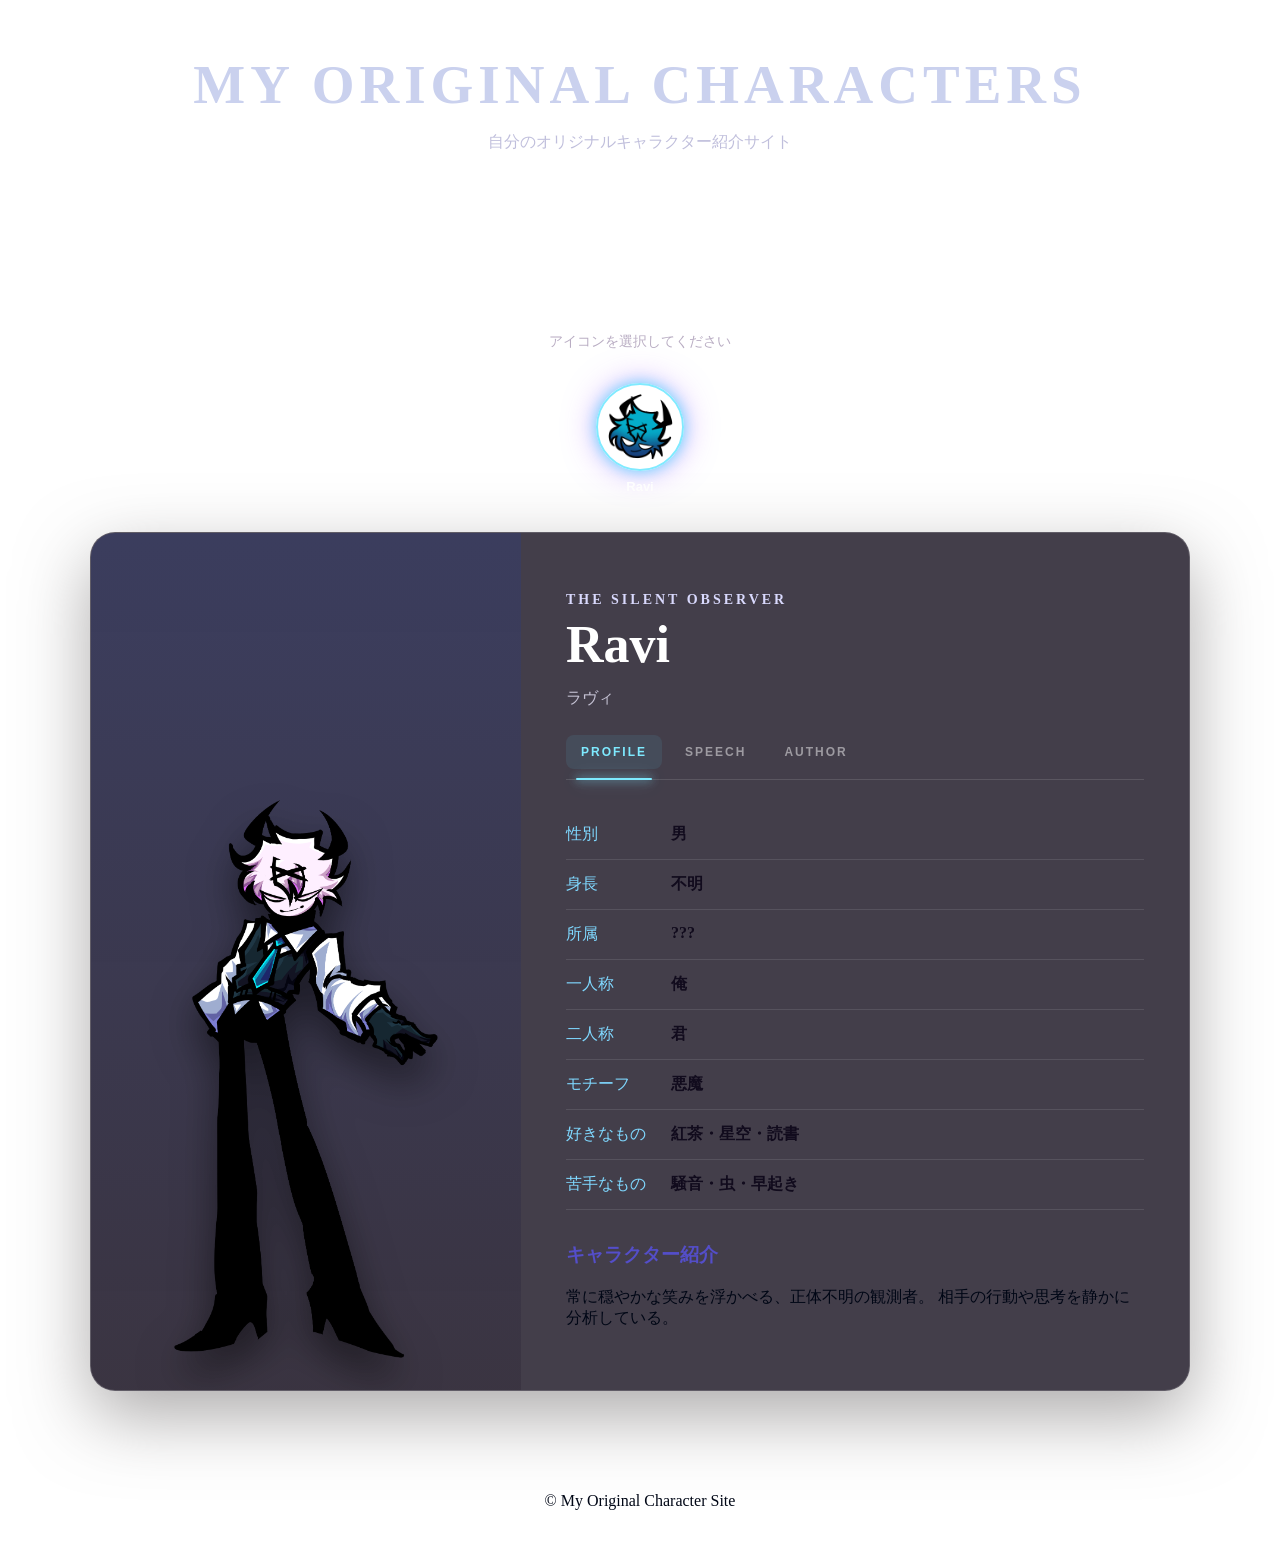
<file: index.html>
<!DOCTYPE html>
<html lang="ja">
<head>
  <meta charset="UTF-8">

  <!-- スマホでも見やすくする設定 -->
  <meta name="viewport" content="width=device-width, initial-scale=1.0">

  <title>My Original Characters</title>

  <!-- CSSファイルを読み込む -->
  <link rel="stylesheet" href="style.css">
</head>

<body>

  <header>
    <h1>MY ORIGINAL CHARACTERS</h1>
    <p>自分のオリジナルキャラクター紹介サイト</p>
  </header>

  <main>

    <!-- キャラ選択ボタン -->
    <section class="character-buttons">
      <button onclick="showCharacter('ravi')">
        ラヴィ
      </button>

      <button onclick="showCharacter('zeal')">
        ジール
      </button>
    </section>

    <!-- キャラクター選択 -->
<section class="character-selector">
  <h2>CHARACTERS</h2>
  <p class="selector-description">
    アイコンを選択してください
  </p>

  <div class="character-icon-list">

    <!-- Ravi -->
    <button
      class="character-icon-button active"
      data-character="ravi"
      aria-label="Raviを表示"
    >
      <img
        src="./images/icons/ravi-icon.png"
        alt="Raviのアイコン"
      >

      <span>Ravi</span>
    </button>

  </div>
</section>

    <!-- キャラクター表示エリア -->
    <section class="character-card">

      <div class="character-image-area">
        <img
          id="character-image"
          src="images/ravi.png"
          alt="キャラクター立ち絵"
        >
      </div>

<div class="character-info">

  <p id="character-title" class="character-title">
    THE SILENT OBSERVER
  </p>

  <h2 id="character-name">Ravi</h2>

  <p id="character-name-jp">ラヴィ</p>

  <!-- タブボタン -->
  <div class="character-tabs" role="tablist">

    <button
      class="tab-button active"
      data-tab="profile"
      type="button"
      role="tab"
      aria-selected="true"
    >
      PROFILE
    </button>

    <button
      class="tab-button"
      data-tab="speech"
      type="button"
      role="tab"
      aria-selected="false"
    >
      SPEECH
    </button>

    <button
      class="tab-button"
      data-tab="author"
      type="button"
      role="tab"
      aria-selected="false"
    >
      AUTHOR
    </button>

  </div>

  <!-- PROFILEタブ -->
  <div
    id="tab-profile"
    class="tab-content active"
    role="tabpanel"
  >
    <div class="profile">

      <p>
        <span>性別</span>
        <strong id="character-gender">男</strong>
      </p>

      <p>
        <span>身長</span>
        <strong id="character-height">不明</strong>
      </p>

      <p>
        <span>所属</span>
        <strong id="character-group">???</strong>
      </p>

      <p>
        <span>一人称</span>
        <strong id="character-first-person">俺</strong>
      </p>

      <p>
        <span>二人称</span>
        <strong id="character-second-person">君</strong>
      </p>

      <p>
        <span>モチーフ</span>
        <strong id="character-motif">悪魔</strong>
      </p>

      <p>
        <span>好きなもの</span>
        <strong id="character-likes">
          紅茶・星空・読書
      </strong>
      </p>

      <p>
        <span>苦手なもの</span>
        <strong id="character-dislikes">
          騒音・虫・早起き
        </strong>
    </p>

    </div>

    <div class="character-description-area">
      <h3>キャラクター紹介</h3>

      <p id="character-description">
        常に穏やかな笑みを浮かべる、正体不明の観測者。
        相手の行動や思考を静かに分析している。
      </p>
    </div>
  </div>

  <!-- SPEECHタブ -->
  <div
    id="tab-speech"
    class="tab-content"
    role="tabpanel"
    hidden
  >
    <p class="tab-section-title">SPEECH SAMPLE</p>

    <div id="character-speech">
      <p>「……そうか。」</p>
      <p>「俺は別に構わない。」</p>
      <p>「君がそう思うなら、それでいい。」</p>
    </div>
  </div>

  <!-- AUTHORタブ -->
  <div
    id="tab-author"
    class="tab-content"
    role="tabpanel"
    hidden
  >
    <p class="tab-section-title">AUTHOR'S COMMENT</p>

    <div class="author-comment-box">
      <p id="character-author-comment">
        こいつめっちゃ描くの楽だった！！！笑
      </p>
    </div>
  </div>

</div>

    </section>

  </main>

  <footer>
    <p>© My Original Character Site</p>
  </footer>

  <!-- JavaScriptファイルを読み込む -->
<script src="characters.js"></script>
<script src="script.js"></script>

</body>
</html>
</file>
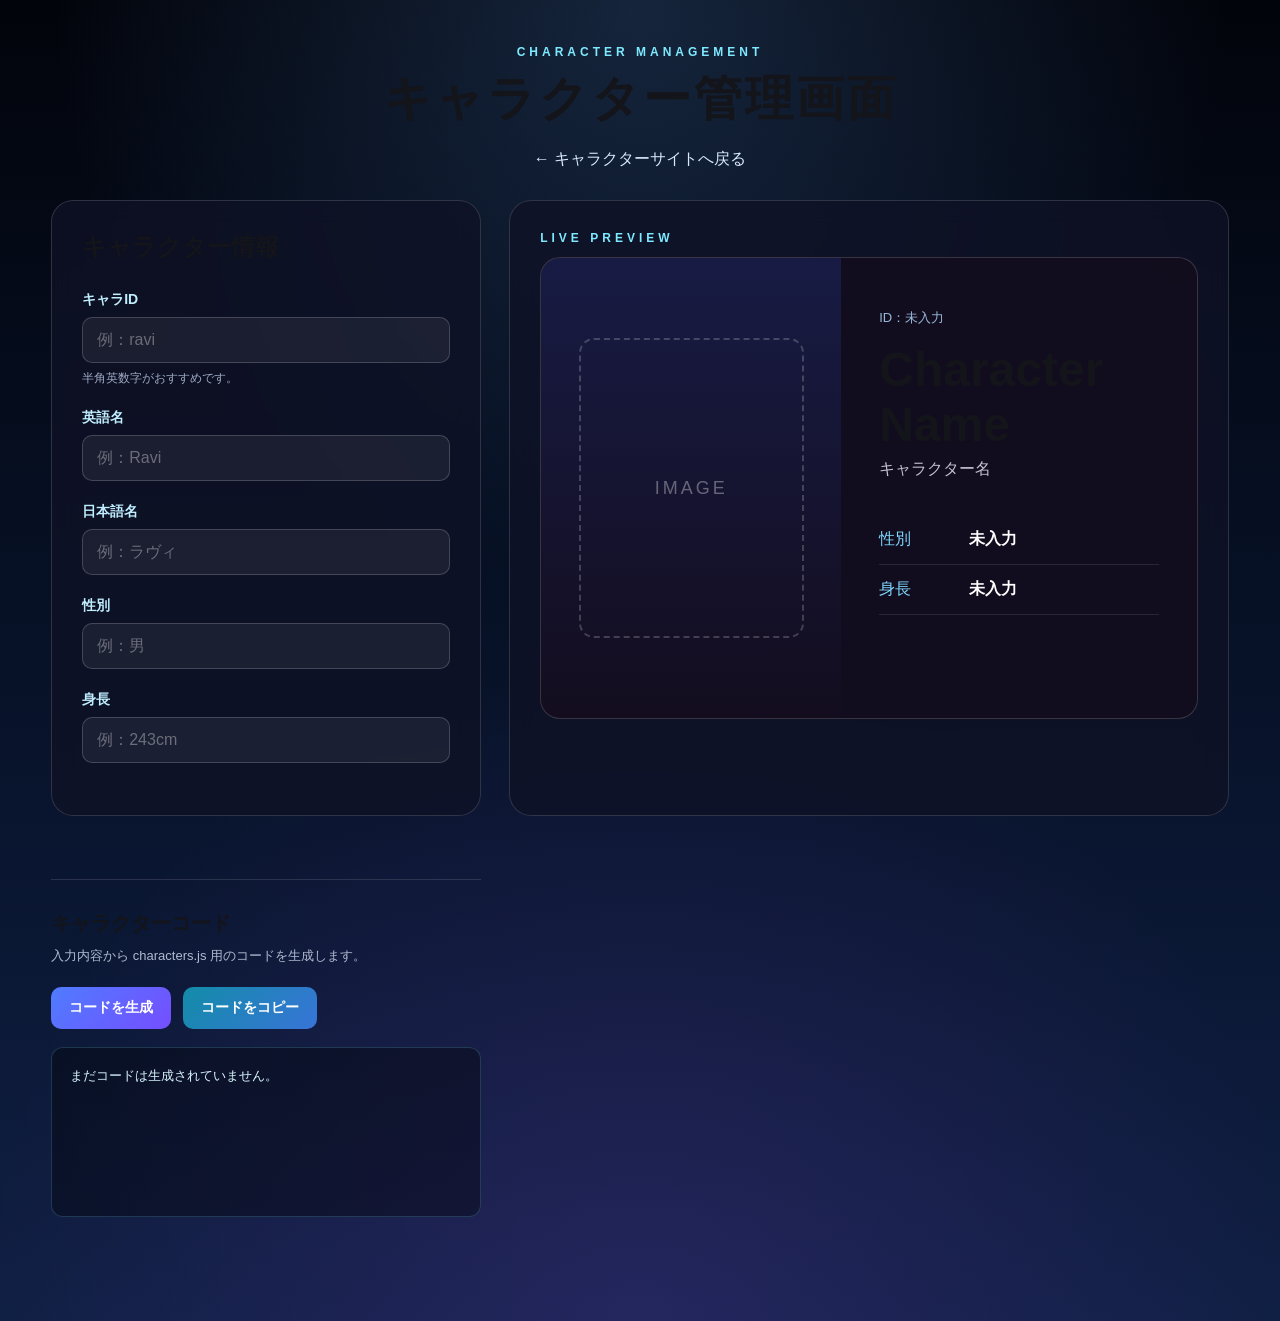
<file: admin.html>
<!DOCTYPE html>
<html lang="ja">
<head>
  <meta charset="UTF-8">

  <meta
    name="viewport"
    content="width=device-width, initial-scale=1.0"
  >

  <title>Character Admin</title>

  <link rel="stylesheet" href="admin.css">
</head>

<body>

  <header class="admin-header">
    <p class="admin-subtitle">CHARACTER MANAGEMENT</p>
    <h1>キャラクター管理画面</h1>

    <a href="index.html" class="back-link">
      ← キャラクターサイトへ戻る
    </a>
  </header>

  <main class="admin-layout">

    <!-- 入力エリア -->
    <section class="admin-panel">

      <h2>キャラクター情報</h2>

      <div class="form-group">
        <label for="character-id">
          キャラID
        </label>

        <input
          id="character-id"
          type="text"
          placeholder="例：ravi"
        >

        <p class="help-text">
          半角英数字がおすすめです。
        </p>
      </div>

      <div class="form-group">
        <label for="character-name">
          英語名
        </label>

        <input
          id="character-name"
          type="text"
          placeholder="例：Ravi"
        >
      </div>

      <div class="form-group">
        <label for="character-name-jp-input">
          日本語名
        </label>

        <input
          id="character-name-jp-input"
          type="text"
          placeholder="例：ラヴィ"
        >
      </div>

      <div class="form-group">
        <label for="character-gender-input">
          性別
        </label>

        <input
          id="character-gender-input"
          type="text"
          placeholder="例：男"
        >
      </div>

      <div class="form-group">
        <label for="character-height-input">
          身長
        </label>

        <input
          id="character-height-input"
          type="text"
          placeholder="例：243cm"
        >
      </div>

    </section>

    <!-- プレビューエリア -->
    <section class="preview-panel">

      <p class="preview-label">
        LIVE PREVIEW
      </p>

      <div class="character-preview">

        <div class="preview-image-area">
          <div class="image-placeholder">
            IMAGE
          </div>
        </div>

        <div class="preview-info">

          <p class="preview-character-id">
            ID：<span id="preview-id">未入力</span>
          </p>

          <h2 id="preview-name">
            Character Name
          </h2>

          <p
            id="preview-name-jp"
            class="preview-name-jp"
          >
            キャラクター名
          </p>

          <div class="preview-profile">

            <p>
              <span>性別</span>
              <strong id="preview-gender">
                未入力
              </strong>
            </p>

            <p>
              <span>身長</span>
              <strong id="preview-height">
                未入力
              </strong>
            </p>

          </div>

        </div>

      </div>

    </section>

    <!-- コード生成エリア -->
<section class="code-generator">

  <h2>キャラクターコード</h2>

  <p class="code-description">
    入力内容から characters.js 用のコードを生成します。
  </p>

  <div class="generator-buttons">
    <button
      id="generate-code-button"
      type="button"
      class="generate-button"
    >
      コードを生成
    </button>

    <button
      id="copy-code-button"
      type="button"
      class="copy-button"
    >
      コードをコピー
    </button>
  </div>

  <pre class="generated-code-box"><code id="generated-code">まだコードは生成されていません。</code></pre>

  <p
    id="copy-message"
    class="copy-message"
    aria-live="polite"
  ></p>

</section>

  </main>

  <script src="admin.js"></script>

</body>
</html>
</file>
<file: style.css>
/* ページ全体 */
* {
  box-sizing: border-box;
}

body{
    color:#cad1ee;
}

.profile span{
    color:#1b3b49;
}

.profile strong{
    color:rgb(7, 5, 10);
}

p{
    color:#131825;
}

h2{
    color:rgb(58, 53, 65);
}

/* 上部タイトル */
header {
  padding: 45px 20px 30px;
  text-align: center;
}

header h1 {
  margin: 0;
  font-size: clamp(28px, 6vw, 55px);
  letter-spacing: 5px;
}

header p {
  color: #c0bfdc;
}

/* メイン部分 */
main {
  width: min(1100px, 92%);
  margin: auto;
  padding-bottom: 60px;
}

/* キャラ選択ボタン */
.character-buttons {
  display: flex;
  justify-content: center;
  flex-wrap: wrap;

  gap: 12px;
  margin-bottom: 25px;
}

.character-buttons button {
  padding: 12px 22px;

  color: white;
  font-size: 15px;
  font-weight: bold;

  background: rgba(255, 255, 255, 0.08);

  border: 1px solid rgba(255, 255, 255, 0.3);
  border-radius: 999px;

  cursor: pointer;

  transition:
    transform 0.2s,
    background 0.2s;
}

.character-buttons button:hover {
  transform: translateY(-3px);
  background: rgba(255, 255, 255, 0.2);
}

/* キャラクターカード */
.character-card {
  display: grid;
  grid-template-columns: minmax(280px, 430px) 1fr;

  overflow: hidden;

  background: rgba(20, 14, 29, 0.8);

  border: 1px solid rgba(255, 255, 255, 0.16);
  border-radius: 25px;

  box-shadow:
    0 25px 70px rgba(92, 87, 87, 0.5);

  backdrop-filter: blur(12px);
}

/* 立ち絵部分 */
.character-image-area {
  display: flex;
  align-items: flex-end;
  justify-content: center;

  min-height: 600px;
  padding: 25px;

  background:
    linear-gradient(
      180deg,
      rgba(36, 59, 153, 0.25),
      rgba(23, 13, 31, 0.2)
    );
}

.character-image-area img {
  display: block;

  width: 100%;
  max-height: 570px;

  object-fit: contain;

  filter:
    drop-shadow(0 20px 20px rgba(0, 0, 0, 0.5));
}

/* プロフィール部分 */
.character-info {
  padding: 45px;
}

.character-title {
  margin-bottom: 10px;

  color: #d9d9fd;

  font-size: 14px;
  font-weight: bold;
  letter-spacing: 3px;
}

.character-info h2 {
  margin: 0;

  font-size: clamp(30px, 5vw, 52px);
  line-height: 1.05;
}

#character-name-jp {
  color: #c5c2d4;
}

.character-info h3 {
  margin-top: 32px;

  color: #544ec9;
}

/* プロフィール一覧 */
.profile {
  margin-top: 30px;
}

.profile p {
  display: grid;
  grid-template-columns: 90px 1fr;

  gap: 15px;

  margin: 0;
  padding: 14px 0;

  border-bottom:
    1px solid rgba(255, 255, 255, 0.1);
}

.profile span{
    color:#7fd8ff;
}

.profile strong{
    color:rgb(17, 11, 29);
}

p{
    color:#010716;
}

h2{
    color:white;
}

/* 下部 */
footer {
  padding: 25px;
  text-align: center;

  color: #d4c6da;
}

/* スマホ表示 */
@media screen and (max-width: 750px) {
  .character-card {
    grid-template-columns: 1fr;
  }

  .character-image-area {
    min-height: 420px;
  }

  .character-image-area img {
    max-height: 400px;
  }

  .character-info {
    padding: 30px 24px;
  }
}

/* =========================
   キャラクター選択エリア
========================= */

.character-selector {
  margin-bottom: 30px;
  text-align: center;
}

.character-selector h2 {
  margin-bottom: 6px;

  font-size: clamp(26px, 5vw, 42px);
  letter-spacing: 5px;
}

.selector-description {
  margin-top: 0;
  margin-bottom: 24px;

  color: #b9adc3;
  font-size: 14px;
}

/* アイコン一覧 */
.character-icon-list {
  display: flex;
  justify-content: center;
  align-items: flex-start;
  flex-wrap: wrap;

  gap: 18px;
}

/* ボタン本体 */
.character-icon-button {
  width: 105px;
  padding: 8px;

  color: white;
  background: transparent;

  border: none;
  border-radius: 16px;

  cursor: pointer;

  transition:
    transform 0.2s ease,
    background 0.2s ease;
}

/* アイコン画像 */
.character-icon-button img {
  display: block;

  width: 88px;
  height: 88px;
  margin: 0 auto 8px;

  object-fit: cover;

  border: 2px solid rgba(255, 255, 255, 0.25);
  border-radius: 50%;

  transition:
    border-color 0.2s ease,
    box-shadow 0.2s ease,
    transform 0.2s ease;
}

/* キャラ名 */
.character-icon-button span {
  display: block;

  overflow: hidden;

  font-size: 13px;
  font-weight: bold;
  text-overflow: ellipsis;
  white-space: nowrap;
}

/* マウスを重ねた時 */
.character-icon-button:hover {
  transform: translateY(-5px);
  background: rgba(255, 255, 255, 0.06);
}

.character-icon-button:hover img {
  transform: scale(1.05);

  border-color: #80eaff;

  box-shadow:
    0 0 12px rgba(74, 219, 255, 0.65),
    0 0 28px rgba(161, 84, 255, 0.35);
}

/* 現在選択中のキャラ */
.character-icon-button.active img {
  border-color: #80eaff;

  box-shadow:
    0 0 14px rgba(74, 219, 255, 0.8),
    0 0 32px rgba(161, 84, 255, 0.5);
}

/* キャラ切り替え時の演出 */
.character-card.switching {
  animation: characterFade 0.4s ease;
}

@keyframes characterFade {
  from {
    opacity: 0;
    transform: translateY(15px);
  }

  to {
    opacity: 1;
    transform: translateY(0);
  }
}

/* スマホ用 */
@media screen and (max-width: 600px) {
  .character-icon-list {
    gap: 10px;
  }

  .character-icon-button {
    width: 82px;
  }

  .character-icon-button img {
    width: 68px;
    height: 68px;
  }
}
/* 作者コメント */
.author-comment-box {
  margin: 0;
  padding: 24px;

  background:
    linear-gradient(
      135deg,
      rgba(104, 91, 170, 0.15),
      rgba(54, 203, 231, 0.08)
    );

  border: 1px solid rgba(126, 234, 255, 0.24);
  border-left: 3px solid #7eeaff;
  border-radius: 14px;
}

#character-author-comment {
  margin: 0;

  color: rgba(255, 255, 255, 0.9);

  font-size: 15px;
  line-height: 1.9;
}

.author-comment-label {
  margin: 0 0 10px;

  color: #89edff;

  font-size: 12px;
  font-weight: bold;
  letter-spacing: 3px;
}

#character-author-comment {
  margin: 0;

  color: #f4ecf8;

  font-size: 15px;
  line-height: 1.8;
}

.speech-box{

    margin-top:30px;

    padding:22px;

    background:rgba(255,255,255,.04);

    border-radius:15px;

    border:1px solid rgba(255,255,255,.12);

}

.speech-title{

    color:#80eaff;

    letter-spacing:3px;

    font-weight:bold;

    margin-bottom:15px;

}

#character-speech {
  padding: 20px;

  background: rgba(255, 255, 255, 0.035);

  border: 1px solid rgba(126, 234, 255, 0.16);
  border-radius: 14px;
}

#character-speech p {
  margin: 0 0 14px;
  padding: 4px 0 4px 16px;

  color: rgba(255, 255, 255, 0.86);

  border-left: 2px solid #7eeaff;

  line-height: 1.8;
}

#character-speech p:last-child {
  margin-bottom: 0;
}

/* =========================
   キャラクター詳細タブ
========================= */

.character-tabs {
  display: flex;
  gap: 8px;

  margin-top: 26px;
  margin-bottom: 24px;
  padding-bottom: 10px;

  border-bottom: 1px solid rgba(255, 255, 255, 0.12);
}

.tab-button {
  position: relative;

  padding: 10px 15px;

  color: rgba(255, 255, 255, 0.48);
  background: transparent;

  border: none;
  border-radius: 8px;

  font-size: 12px;
  font-weight: bold;
  letter-spacing: 2px;

  cursor: pointer;

  transition:
    color 0.2s ease,
    background-color 0.2s ease,
    transform 0.2s ease;
}

.tab-button:hover {
  color: #ffffff;
  background: rgba(255, 255, 255, 0.06);

  transform: translateY(-2px);
}

.tab-button.active {
  color: #7eeaff;
  background: rgba(91, 216, 255, 0.09);
}

/* 選択中タブの下線 */
.tab-button.active::after {
  content: "";

  position: absolute;
  right: 10px;
  bottom: -11px;
  left: 10px;

  height: 2px;

  background: #7eeaff;

  border-radius: 999px;

  box-shadow:
    0 0 8px rgba(126, 234, 255, 0.9),
    0 0 18px rgba(126, 234, 255, 0.4);
}

/* タブの中身 */
.tab-content {
  animation: tabFadeIn 0.35s ease;
}

.tab-content[hidden] {
  display: none;
}

.tab-section-title {
  margin: 0 0 20px;

  color: #7eeaff;

  font-size: 13px;
  font-weight: bold;
  letter-spacing: 3px;
}

@keyframes tabFadeIn {
  from {
    opacity: 0;
    transform: translateY(10px);
  }

  to {
    opacity: 1;
    transform: translateY(0);
  }
}
</file>
<file: admin.css>
* {
  box-sizing: border-box;
}

body {
  min-height: 100vh;
  margin: 0;

  color: #14151a;

  font-family:
    Arial,
    "Hiragino Kaku Gothic ProN",
    "Yu Gothic",
    sans-serif;

  background:
    radial-gradient(
      circle at top,
      rgba(99, 168, 255, 0.2),
      transparent 40%
    ),
    radial-gradient(
      circle at bottom,
      rgba(161, 84, 255, 0.14),
      transparent 45%
    ),
    linear-gradient(
      180deg,
      #02040b,
      #071228,
      #101f44
    );
}

.admin-header {
  padding: 45px 20px 30px;
  text-align: center;
}

.admin-header h1 {
  margin: 8px 0 18px;

  font-size: clamp(28px, 5vw, 48px);
  letter-spacing: 3px;
}

.admin-subtitle {
  margin: 0;

  color: #7eeaff;

  font-size: 12px;
  font-weight: bold;
  letter-spacing: 4px;
}

.back-link {
  color: #d9e9ff;
  text-decoration: none;
}

.back-link:hover {
  color: #7eeaff;
}

.admin-layout {
  display: grid;
  grid-template-columns: minmax(280px, 430px) 1fr;

  gap: 28px;

  width: min(1200px, 92%);
  margin: auto;
  padding-bottom: 70px;
}

.admin-panel,
.preview-panel {
  padding: 30px;

  background: rgba(15, 18, 38, 0.8);

  border: 1px solid rgba(255, 255, 255, 0.14);
  border-radius: 22px;

  backdrop-filter: blur(12px);
}

.admin-panel h2 {
  margin-top: 0;
  margin-bottom: 28px;
}

.form-group {
  margin-bottom: 22px;
}

.form-group label {
  display: block;

  margin-bottom: 8px;

  color: #bfeeff;

  font-size: 14px;
  font-weight: bold;
}

.form-group input {
  width: 100%;
  padding: 13px 14px;

  color: white;
  background: rgba(255, 255, 255, 0.06);

  border: 1px solid rgba(255, 255, 255, 0.18);
  border-radius: 10px;

  font-size: 16px;
  outline: none;
}

.form-group input:focus {
  border-color: #7eeaff;

  box-shadow:
    0 0 0 3px rgba(126, 234, 255, 0.12);
}

.form-group input::placeholder {
  color: rgba(255, 255, 255, 0.35);
}

.help-text {
  margin: 7px 0 0;

  color: #9ca9c2;

  font-size: 12px;
}

.preview-label {
  margin-top: 0;

  color: #7eeaff;

  font-size: 12px;
  font-weight: bold;
  letter-spacing: 4px;
}

.character-preview {
  display: grid;
  grid-template-columns: minmax(180px, 300px) 1fr;

  overflow: hidden;

  background: rgba(20, 14, 29, 0.8);

  border: 1px solid rgba(255, 255, 255, 0.16);
  border-radius: 20px;
}

.preview-image-area {
  display: flex;
  align-items: center;
  justify-content: center;

  min-height: 460px;

  background:
    linear-gradient(
      180deg,
      rgba(36, 59, 153, 0.3),
      rgba(23, 13, 31, 0.2)
    );
}

.image-placeholder {
  display: flex;
  align-items: center;
  justify-content: center;

  width: 75%;
  aspect-ratio: 3 / 4;

  color: rgba(255, 255, 255, 0.35);

  border:
    2px dashed
    rgba(255, 255, 255, 0.2);
  border-radius: 15px;

  font-size: 18px;
  letter-spacing: 3px;
}

.preview-info {
  padding: 38px;
}

.preview-character-id {
  color: #98b8d9;
  font-size: 13px;
}

.preview-info h2 {
  margin: 15px 0 7px;

  font-size: clamp(30px, 4vw, 48px);
}

.preview-name-jp {
  margin-top: 0;

  color: #c5c2d4;
}

.preview-profile {
  margin-top: 35px;
}

.preview-profile p {
  display: grid;
  grid-template-columns: 75px 1fr;

  gap: 15px;

  margin: 0;
  padding: 14px 0;

  border-bottom:
    1px solid rgba(255, 255, 255, 0.1);
}

.preview-profile span {
  color: #7fd8ff;
}

.preview-profile strong {
  color: white;
}

@media screen and (max-width: 900px) {
  .admin-layout {
    grid-template-columns: 1fr;
  }
}

@media screen and (max-width: 650px) {
  .character-preview {
    grid-template-columns: 1fr;
  }

  .preview-image-area {
    min-height: 320px;
  }

  .admin-panel,
  .preview-panel {
    padding: 22px;
  }

  .preview-info {
    padding: 28px 22px;
  }
}

/* =========================
   コード生成エリア
========================= */

.code-generator {
  margin-top: 35px;
  padding-top: 30px;

  border-top:
    1px solid rgba(255, 255, 255, 0.12);
}

.code-generator h2 {
  margin: 0 0 8px;

  font-size: 20px;
}

.code-description {
  margin: 0 0 20px;

  color: #aebbd1;

  font-size: 13px;
  line-height: 1.7;
}

.generator-buttons {
  display: flex;
  flex-wrap: wrap;

  gap: 12px;

  margin-bottom: 18px;
}

.generate-button,
.copy-button {
  padding: 12px 18px;

  color: white;

  border: none;
  border-radius: 10px;

  font-size: 14px;
  font-weight: bold;

  cursor: pointer;

  transition:
    transform 0.2s ease,
    opacity 0.2s ease,
    box-shadow 0.2s ease;
}

.generate-button {
  background:
    linear-gradient(
      135deg,
      #4f7cff,
      #754eff
    );
}

.copy-button {
  background:
    linear-gradient(
      135deg,
      #138ca8,
      #3874d8
    );
}

.generate-button:hover,
.copy-button:hover {
  transform: translateY(-2px);

  box-shadow:
    0 8px 22px rgba(73, 151, 255, 0.25);
}

.generate-button:active,
.copy-button:active {
  transform: translateY(0);
}

.generated-code-box {
  overflow-x: auto;

  min-height: 170px;
  margin: 0;
  padding: 18px;

  color: #d9f5ff;
  background: rgba(0, 0, 0, 0.35);

  border: 1px solid rgba(126, 234, 255, 0.18);
  border-radius: 12px;

  font-family:
    Consolas,
    Monaco,
    monospace;

  font-size: 13px;
  line-height: 1.7;
  white-space: pre-wrap;
  word-break: break-word;
}

.copy-message {
  min-height: 22px;
  margin: 12px 0 0;

  color: #7eeaff;

  font-size: 13px;
  font-weight: bold;
}
</file>
